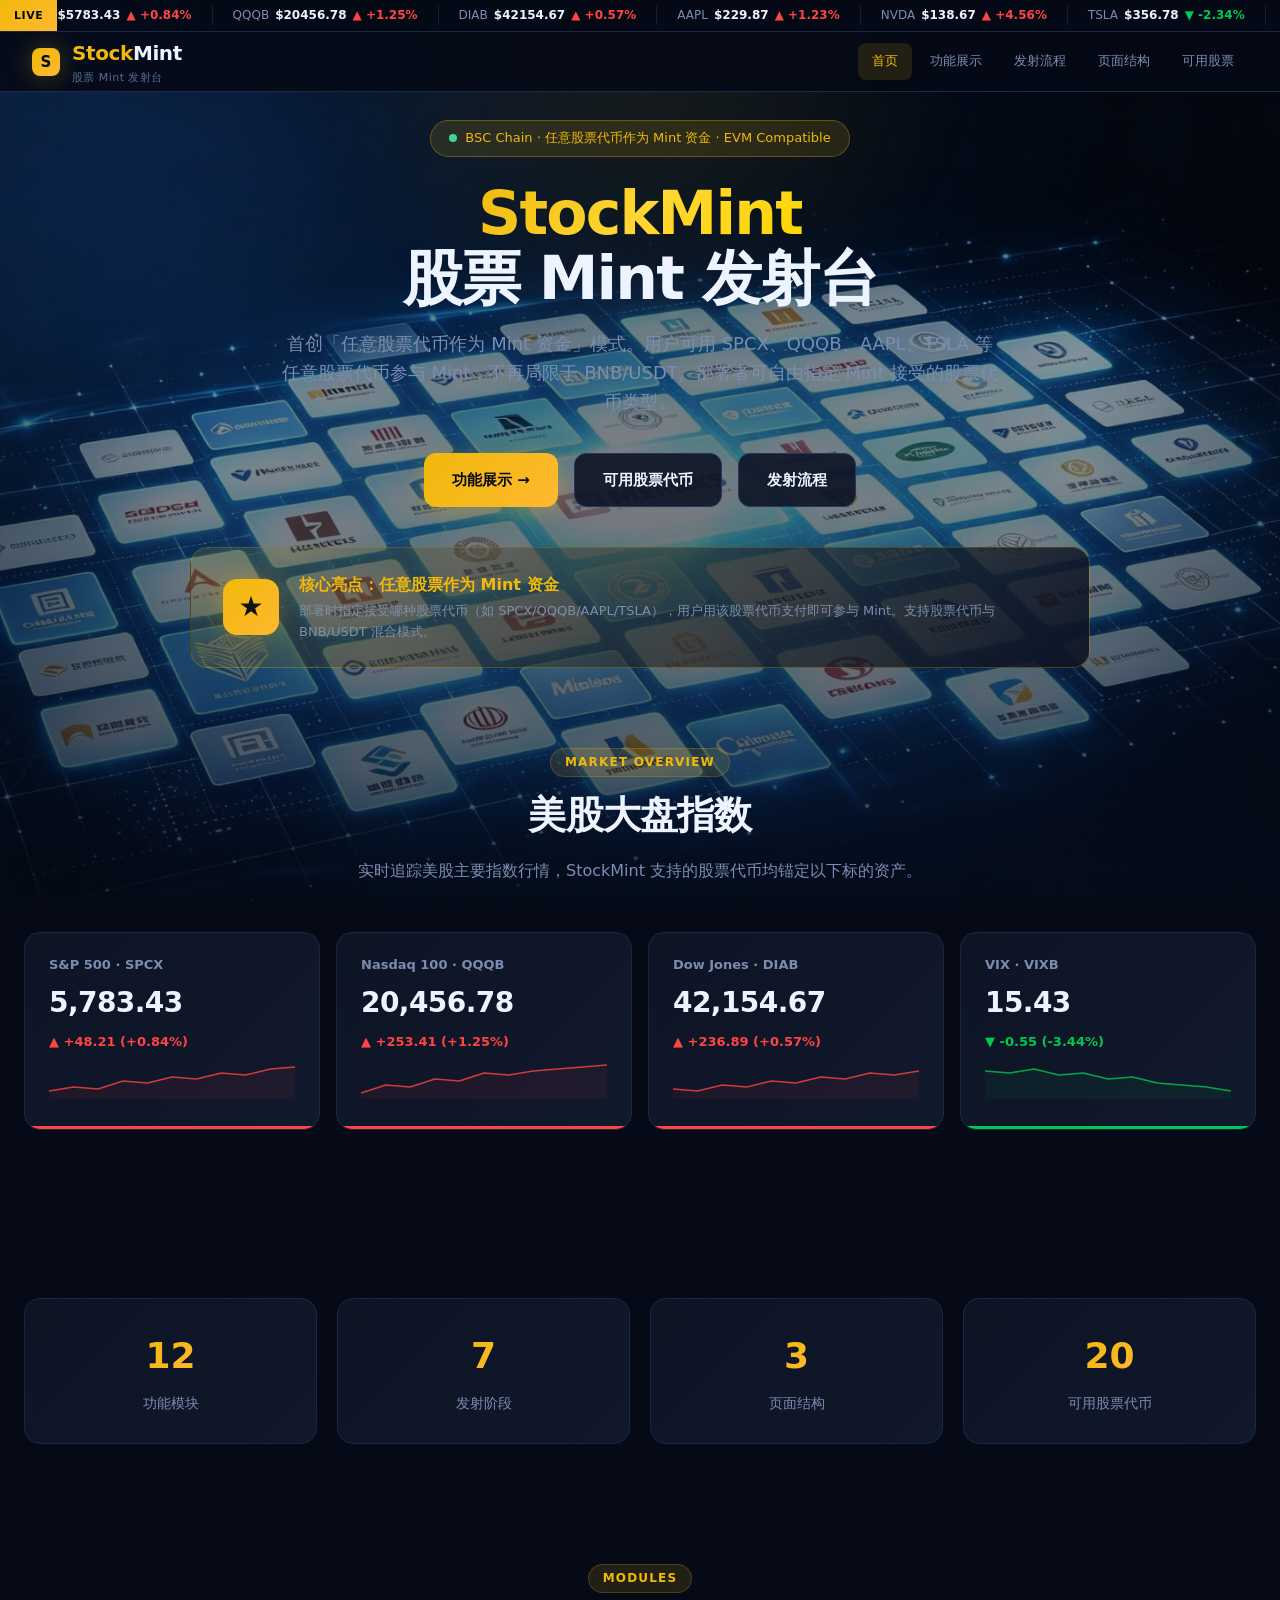
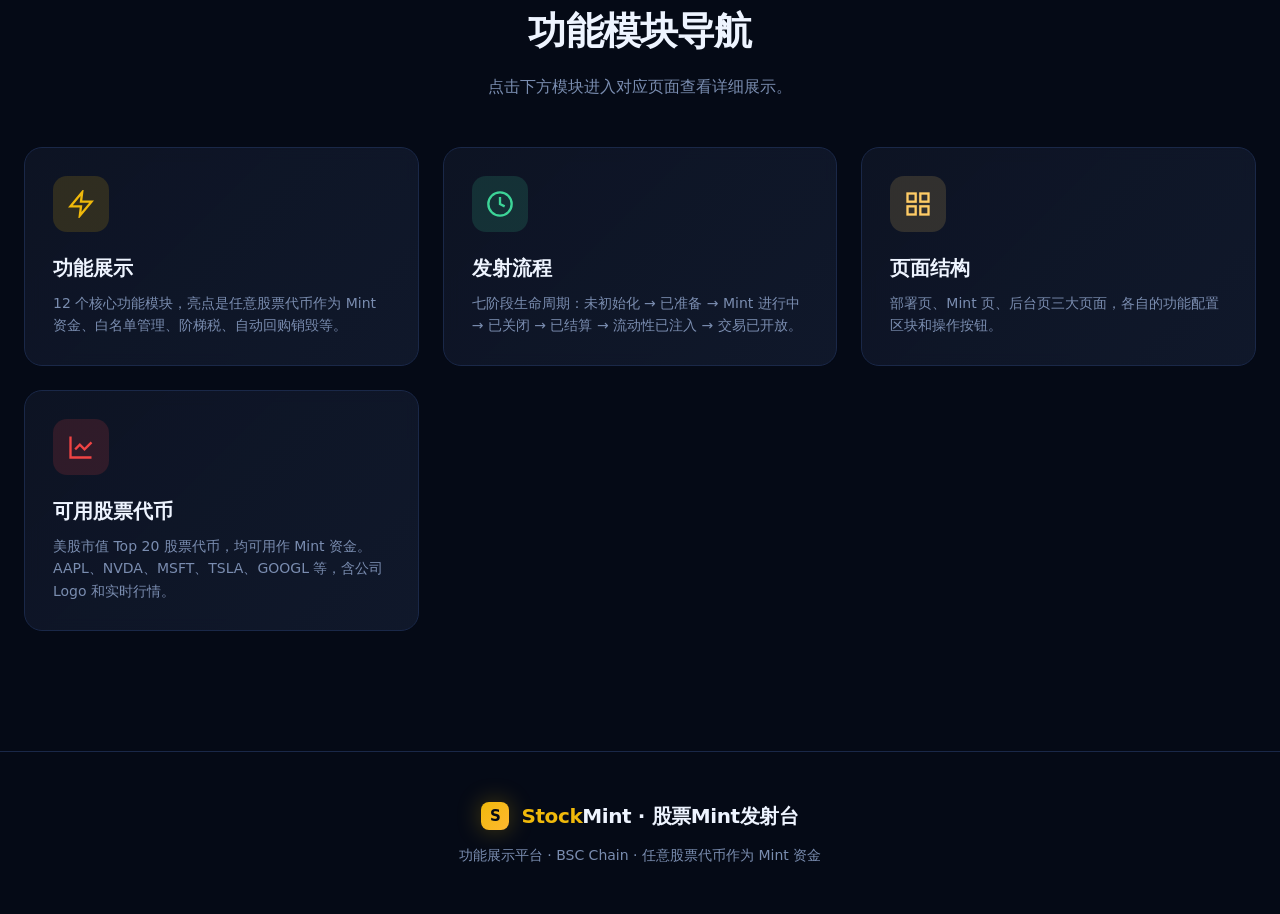
<file: index.html>
<!doctype html>
<html lang="zh-CN">
<head>
  <meta charset="utf-8" />
  <meta name="viewport" content="width=device-width, initial-scale=1" />
  <title>StockMint · 股票Mint发射台</title>
  <link rel="stylesheet" href="styles.css" />
</head>
<body>

<!-- Stock Ticker Tape -->
<div class="ticker-wrap">
  <div class="ticker-label">LIVE</div>
  <div class="ticker-track" id="tickerTrack"></div>
</div>

<nav class="topnav">
  <div class="nav-brand">
    <div class="nav-mark">S</div>
    <div>
      <div class="nav-title"><span class="gold">Stock</span>Mint</div>
      <div class="nav-sub">股票 Mint 发射台</div>
    </div>
  </div>
  <button class="nav-toggle" onclick="document.querySelector('.nav-links').classList.toggle('open')">☰</button>
  <div class="nav-links">
    <a href="index.html" class="active">首页</a>
    <a href="features.html">功能展示</a>
    <a href="lifecycle.html">发射流程</a>
    <a href="pages.html">页面结构</a>
    <a href="stocks.html">可用股票</a>
  </div>
</nav>

<section class="hero">
  <div class="container">
    <div class="hero-badge"><span class="dot"></span> BSC Chain · 任意股票代币作为 Mint 资金 · EVM Compatible</div>
    <h1><span class="grad">StockMint</span><br/>股票 Mint 发射台</h1>
    <p>首创「任意股票代币作为 Mint 资金」模式。用户可用 SPCX、QQQB、AAPL、TSLA 等任意股票代币参与 Mint，不再局限于 BNB/USDT。部署者可自由指定 Mint 接受的股票代币类型。</p>
    <div class="hero-cta">
      <a href="features.html" class="btn btn-primary">功能展示 →</a>
      <a href="stocks.html" class="btn btn-ghost">可用股票代币</a>
      <a href="lifecycle.html" class="btn btn-ghost">发射流程</a>
    </div>
    <div class="hero-highlight">
      <div class="hl-icon">★</div>
      <div class="hl-text">
        <div class="hl-title">核心亮点：任意股票作为 Mint 资金</div>
        <div class="hl-desc">部署时指定接受哪种股票代币（如 SPCX/QQQB/AAPL/TSLA），用户用该股票代币支付即可参与 Mint。支持股票代币与 BNB/USDT 混合模式。</div>
      </div>
    </div>
  </div>
</section>

<!-- Market Indices Dashboard -->
<section class="section" style="padding-top: 20px;">
  <div class="container">
    <div class="section-head">
      <div class="eyebrow">Market Overview</div>
      <h2 class="section-title">美股大盘指数</h2>
      <p class="section-desc">实时追踪美股主要指数行情，StockMint 支持的股票代币均锚定以下标的资产。</p>
    </div>
    <div class="market-dash">
      <div class="index-card up">
        <div class="idx-name">S&P 500 · SPCX</div>
        <div class="idx-val">5,783.43</div>
        <div class="idx-chg up">▲ +48.21 (+0.84%)</div>
        <svg class="idx-spark" width="100%" height="36" viewBox="0 0 200 36" preserveAspectRatio="none">
          <polyline fill="none" stroke="#ff4444" stroke-width="1.5" points="0,28 20,24 40,26 60,18 80,20 100,14 120,16 140,10 160,12 180,6 200,4"/>
          <polygon fill="rgba(255,68,68,0.08)" stroke="none" points="0,28 20,24 40,26 60,18 80,20 100,14 120,16 140,10 160,12 180,6 200,4 200,36 0,36"/>
        </svg>
        <div class="idx-bar" style="width:100%;"></div>
      </div>
      <div class="index-card up">
        <div class="idx-name">Nasdaq 100 · QQQB</div>
        <div class="idx-val">20,456.78</div>
        <div class="idx-chg up">▲ +253.41 (+1.25%)</div>
        <svg class="idx-spark" width="100%" height="36" viewBox="0 0 200 36" preserveAspectRatio="none">
          <polyline fill="none" stroke="#ff4444" stroke-width="1.5" points="0,30 20,22 40,24 60,16 80,18 100,10 120,12 140,8 160,6 180,4 200,2"/>
          <polygon fill="rgba(255,68,68,0.08)" stroke="none" points="0,30 20,22 40,24 60,16 80,18 100,10 120,12 140,8 160,6 180,4 200,2 200,36 0,36"/>
        </svg>
        <div class="idx-bar" style="width:100%;"></div>
      </div>
      <div class="index-card up">
        <div class="idx-name">Dow Jones · DIAB</div>
        <div class="idx-val">42,154.67</div>
        <div class="idx-chg up">▲ +236.89 (+0.57%)</div>
        <svg class="idx-spark" width="100%" height="36" viewBox="0 0 200 36" preserveAspectRatio="none">
          <polyline fill="none" stroke="#ff4444" stroke-width="1.5" points="0,26 20,28 40,22 60,24 80,18 100,20 120,14 140,16 160,10 180,12 200,8"/>
          <polygon fill="rgba(255,68,68,0.08)" stroke="none" points="0,26 20,28 40,22 60,24 80,18 100,20 120,14 140,16 160,10 180,12 200,8 200,36 0,36"/>
        </svg>
        <div class="idx-bar" style="width:100%;"></div>
      </div>
      <div class="index-card down">
        <div class="idx-name">VIX · VIXB</div>
        <div class="idx-val">15.43</div>
        <div class="idx-chg down">▼ -0.55 (-3.44%)</div>
        <svg class="idx-spark" width="100%" height="36" viewBox="0 0 200 36" preserveAspectRatio="none">
          <polyline fill="none" stroke="#00c853" stroke-width="1.5" points="0,8 20,10 40,6 60,12 80,10 100,16 120,14 140,20 160,22 180,24 200,28"/>
          <polygon fill="rgba(0,200,83,0.08)" stroke="none" points="0,8 20,10 40,6 60,12 80,10 100,16 120,14 140,20 160,22 180,24 200,28 200,36 0,36"/>
        </svg>
        <div class="idx-bar" style="width:100%;"></div>
      </div>
    </div>
  </div>
</section>

<!-- Stats -->
<section class="section" style="padding-top: 0;">
  <div class="container">
    <div class="stats-bar">
      <a href="features.html" style="text-decoration:none;">
        <div class="stat-card">
          <div class="stat-value"><span class="grad">12</span></div>
          <div class="stat-label">功能模块</div>
        </div>
      </a>
      <a href="lifecycle.html" style="text-decoration:none;">
        <div class="stat-card">
          <div class="stat-value"><span class="grad">7</span></div>
          <div class="stat-label">发射阶段</div>
        </div>
      </a>
      <a href="pages.html" style="text-decoration:none;">
        <div class="stat-card">
          <div class="stat-value"><span class="grad">3</span></div>
          <div class="stat-label">页面结构</div>
        </div>
      </a>
      <a href="stocks.html" style="text-decoration:none;">
        <div class="stat-card">
          <div class="stat-value"><span class="grad">20</span></div>
          <div class="stat-label">可用股票代币</div>
        </div>
      </a>
    </div>
  </div>
</section>

<!-- Module navigation -->
<section class="section" style="padding-top: 0;">
  <div class="container">
    <div class="section-head">
      <div class="eyebrow">Modules</div>
      <h2 class="section-title">功能模块导航</h2>
      <p class="section-desc">点击下方模块进入对应页面查看详细展示。</p>
    </div>
    <div class="arch-grid">
      <a href="features.html" style="text-decoration:none;color:inherit;">
        <div class="arch-card">
          <div class="arch-icon" style="background: rgba(240,185,11,0.15);">
            <svg width="28" height="28" viewBox="0 0 24 24" fill="none" stroke="#f0b90b" stroke-width="2"><polygon points="13 2 3 14 12 14 11 22 21 10 12 10 13 2"/></svg>
          </div>
          <h3>功能展示</h3>
          <p>12 个核心功能模块，亮点是任意股票代币作为 Mint 资金、白名单管理、阶梯税、自动回购销毁等。</p>
        </div>
      </a>
      <a href="lifecycle.html" style="text-decoration:none;color:inherit;">
        <div class="arch-card">
          <div class="arch-icon" style="background: rgba(61,213,152,0.15);">
            <svg width="28" height="28" viewBox="0 0 24 24" fill="none" stroke="#3dd598" stroke-width="2"><circle cx="12" cy="12" r="10"/><polyline points="12 6 12 12 16 14"/></svg>
          </div>
          <h3>发射流程</h3>
          <p>七阶段生命周期：未初始化 → 已准备 → Mint 进行中 → 已关闭 → 已结算 → 流动性已注入 → 交易已开放。</p>
        </div>
      </a>
      <a href="pages.html" style="text-decoration:none;color:inherit;">
        <div class="arch-card">
          <div class="arch-icon" style="background: rgba(255,204,102,0.15);">
            <svg width="28" height="28" viewBox="0 0 24 24" fill="none" stroke="#ffcc66" stroke-width="2"><rect x="3" y="3" width="7" height="7"/><rect x="14" y="3" width="7" height="7"/><rect x="3" y="14" width="7" height="7"/><rect x="14" y="14" width="7" height="7"/></svg>
          </div>
          <h3>页面结构</h3>
          <p>部署页、Mint 页、后台页三大页面，各自的功能配置区块和操作按钮。</p>
        </div>
      </a>
      <a href="stocks.html" style="text-decoration:none;color:inherit;">
        <div class="arch-card">
          <div class="arch-icon" style="background: rgba(239,68,68,0.15);">
            <svg width="28" height="28" viewBox="0 0 24 24" fill="none" stroke="#ef4444" stroke-width="2"><path d="M3 3v18h18"/><path d="M7 14l4-4 4 4 6-6"/></svg>
          </div>
          <h3>可用股票代币</h3>
          <p>美股市值 Top 20 股票代币，均可用作 Mint 资金。AAPL、NVDA、MSFT、TSLA、GOOGL 等，含公司 Logo 和实时行情。</p>
        </div>
      </a>
    </div>
  </div>
</section>

<footer class="footer">
  <div class="container">
    <div class="nav-brand" style="justify-content:center; margin-bottom:12px;">
      <div class="nav-mark">S</div>
      <div class="nav-title"><span class="gold">Stock</span>Mint · 股票Mint发射台</div>
    </div>
    <p>功能展示平台 · BSC Chain · 任意股票代币作为 Mint 资金</p>
  </div>
</footer>

<script>
// Ticker data
const tickerStocks = [
  { sym: "SPCX", price: "5783.43", change: "+0.84%", up: true },
  { sym: "QQQB", price: "20456.78", change: "+1.25%", up: true },
  { sym: "DIAB", price: "42154.67", change: "+0.57%", up: true },
  { sym: "AAPL", price: "229.87", change: "+1.23%", up: true },
  { sym: "NVDA", price: "138.67", change: "+4.56%", up: true },
  { sym: "TSLA", price: "356.78", change: "-2.34%", up: false },
  { sym: "MSFT", price: "423.45", change: "+0.89%", up: true },
  { sym: "GOOGL", price: "178.34", change: "+1.56%", up: true },
  { sym: "AMZN", price: "186.45", change: "+2.34%", up: true },
  { sym: "META", price: "567.89", change: "+3.12%", up: true },
  { sym: "GLDB", price: "245.67", change: "+2.34%", up: true },
  { sym: "IBIT", price: "52.34", change: "+3.67%", up: true },
  { sym: "VIXB", price: "15.43", change: "-3.44%", up: false },
  { sym: "JPM", price: "234.56", change: "+1.12%", up: true },
  { sym: "LLY", price: "789.45", change: "+3.45%", up: true },
  { sym: "AMD", price: "134.56", change: "+3.45%", up: true },
  { sym: "PLTR", price: "67.89", change: "+5.67%", up: true },
  { sym: "COIN", price: "289.45", change: "+4.56%", up: true },
];

function renderTicker() {
  const track = document.getElementById("tickerTrack");
  // Duplicate for seamless loop
  const items = [...tickerStocks, ...tickerStocks].map(s => {
    const cls = s.up ? "up" : "down";
    const arrow = s.up ? "▲" : "▼";
    return `<div class="ticker-item"><span class="ts">${s.sym}</span><span class="tp">$${s.price}</span><span class="tc ${cls}">${arrow} ${s.change}</span></div>`;
  }).join("");
  track.innerHTML = items;
}
renderTicker();
</script>

</body>
</html>
</file>
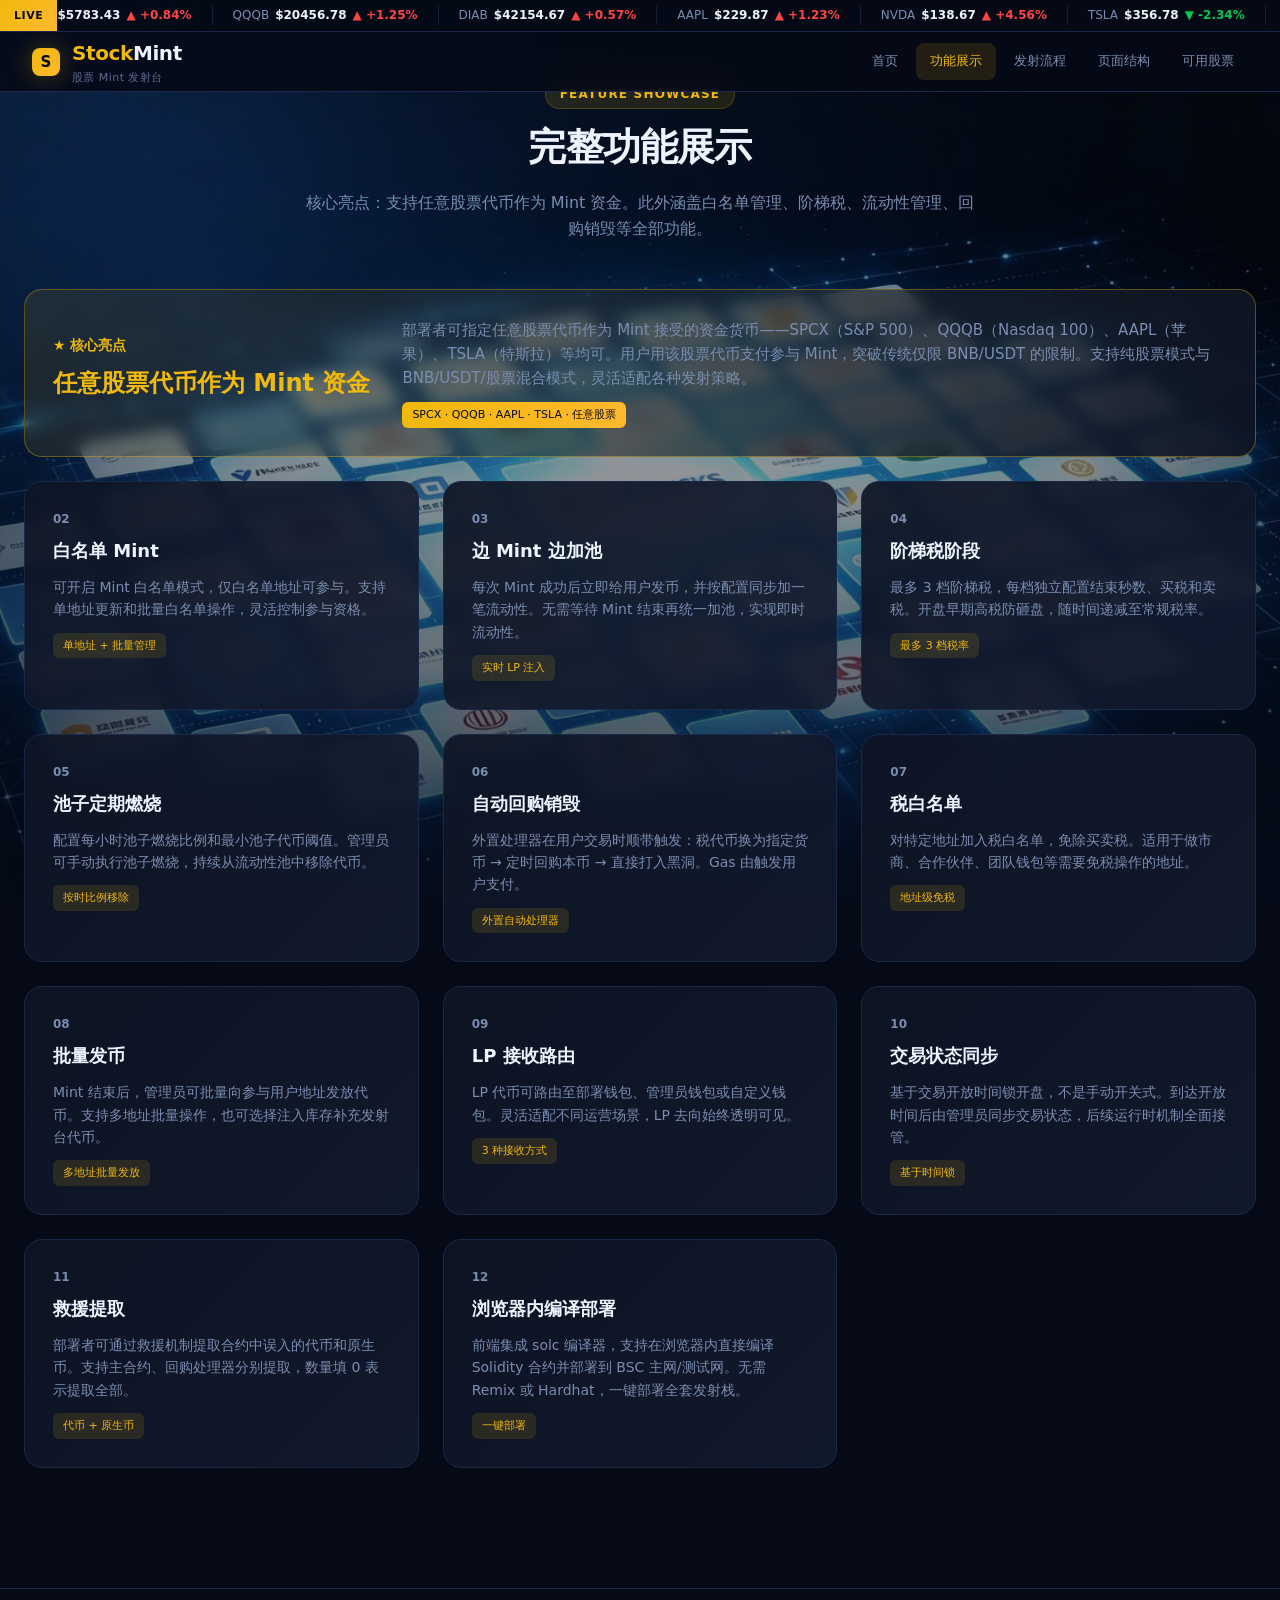
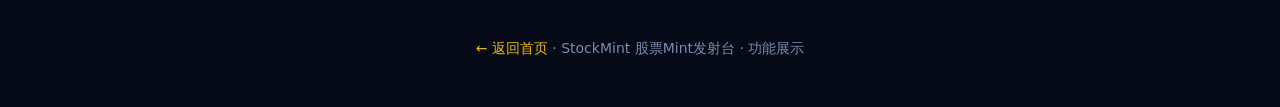
<file: features.html>
<!doctype html>
<html lang="zh-CN">
<head>
  <meta charset="utf-8" />
  <meta name="viewport" content="width=device-width, initial-scale=1" />
  <title>功能展示 · StockMint</title>
  <link rel="stylesheet" href="styles.css" />
</head>
<body>

<!-- Stock Ticker Tape -->
<div class="ticker-wrap">
  <div class="ticker-label">LIVE</div>
  <div class="ticker-track" id="tickerTrack"></div>
</div>

<nav class="topnav">
  <div class="nav-brand">
    <div class="nav-mark">S</div>
    <div><div class="nav-title"><span class="gold">Stock</span>Mint</div><div class="nav-sub">股票 Mint 发射台</div></div>
  </div>
  <button class="nav-toggle" onclick="document.querySelector('.nav-links').classList.toggle('open')">☰</button>
  <div class="nav-links">
    <a href="index.html">首页</a>
    <a href="features.html" class="active">功能展示</a>
    <a href="lifecycle.html">发射流程</a>
    <a href="pages.html">页面结构</a>
    <a href="stocks.html">可用股票</a>
  </div>
</nav>

<section class="section page-wrap">
  <div class="container">
    <div class="section-head">
      <div class="eyebrow">Feature Showcase</div>
      <h2 class="section-title">完整功能展示</h2>
      <p class="section-desc">核心亮点：支持任意股票代币作为 Mint 资金。此外涵盖白名单管理、阶梯税、流动性管理、回购销毁等全部功能。</p>
    </div>
    <div class="features-grid">

      <!-- Highlight feature -->
      <div class="feature-card highlight">
        <div style="flex-shrink:0;">
          <div class="feature-num">★ 核心亮点</div>
          <h3>任意股票代币作为 Mint 资金</h3>
        </div>
        <div style="flex:1;">
          <p>部署者可指定任意股票代币作为 Mint 接受的资金货币——SPCX（S&P 500）、QQQB（Nasdaq 100）、AAPL（苹果）、TSLA（特斯拉）等均可。用户用该股票代币支付参与 Mint，突破传统仅限 BNB/USDT 的限制。支持纯股票模式与 BNB/USDT/股票混合模式，灵活适配各种发射策略。</p>
          <span class="feature-tag">SPCX · QQQB · AAPL · TSLA · 任意股票</span>
        </div>
      </div>

      <div class="feature-card">
        <div class="feature-num">02</div>
        <h3>白名单 Mint</h3>
        <p>可开启 Mint 白名单模式，仅白名单地址可参与。支持单地址更新和批量白名单操作，灵活控制参与资格。</p>
        <span class="feature-tag">单地址 + 批量管理</span>
      </div>
      <div class="feature-card">
        <div class="feature-num">03</div>
        <h3>边 Mint 边加池</h3>
        <p>每次 Mint 成功后立即给用户发币，并按配置同步加一笔流动性。无需等待 Mint 结束再统一加池，实现即时流动性。</p>
        <span class="feature-tag">实时 LP 注入</span>
      </div>
      <div class="feature-card">
        <div class="feature-num">04</div>
        <h3>阶梯税阶段</h3>
        <p>最多 3 档阶梯税，每档独立配置结束秒数、买税和卖税。开盘早期高税防砸盘，随时间递减至常规税率。</p>
        <span class="feature-tag">最多 3 档税率</span>
      </div>
      <div class="feature-card">
        <div class="feature-num">05</div>
        <h3>池子定期燃烧</h3>
        <p>配置每小时池子燃烧比例和最小池子代币阈值。管理员可手动执行池子燃烧，持续从流动性池中移除代币。</p>
        <span class="feature-tag">按时比例移除</span>
      </div>
      <div class="feature-card">
        <div class="feature-num">06</div>
        <h3>自动回购销毁</h3>
        <p>外置处理器在用户交易时顺带触发：税代币换为指定货币 → 定时回购本币 → 直接打入黑洞。Gas 由触发用户支付。</p>
        <span class="feature-tag">外置自动处理器</span>
      </div>
      <div class="feature-card">
        <div class="feature-num">07</div>
        <h3>税白名单</h3>
        <p>对特定地址加入税白名单，免除买卖税。适用于做市商、合作伙伴、团队钱包等需要免税操作的地址。</p>
        <span class="feature-tag">地址级免税</span>
      </div>
      <div class="feature-card">
        <div class="feature-num">08</div>
        <h3>批量发币</h3>
        <p>Mint 结束后，管理员可批量向参与用户地址发放代币。支持多地址批量操作，也可选择注入库存补充发射台代币。</p>
        <span class="feature-tag">多地址批量发放</span>
      </div>
      <div class="feature-card">
        <div class="feature-num">09</div>
        <h3>LP 接收路由</h3>
        <p>LP 代币可路由至部署钱包、管理员钱包或自定义钱包。灵活适配不同运营场景，LP 去向始终透明可见。</p>
        <span class="feature-tag">3 种接收方式</span>
      </div>
      <div class="feature-card">
        <div class="feature-num">10</div>
        <h3>交易状态同步</h3>
        <p>基于交易开放时间锁开盘，不是手动开关式。到达开放时间后由管理员同步交易状态，后续运行时机制全面接管。</p>
        <span class="feature-tag">基于时间锁</span>
      </div>
      <div class="feature-card">
        <div class="feature-num">11</div>
        <h3>救援提取</h3>
        <p>部署者可通过救援机制提取合约中误入的代币和原生币。支持主合约、回购处理器分别提取，数量填 0 表示提取全部。</p>
        <span class="feature-tag">代币 + 原生币</span>
      </div>
      <div class="feature-card">
        <div class="feature-num">12</div>
        <h3>浏览器内编译部署</h3>
        <p>前端集成 solc 编译器，支持在浏览器内直接编译 Solidity 合约并部署到 BSC 主网/测试网。无需 Remix 或 Hardhat，一键部署全套发射栈。</p>
        <span class="feature-tag">一键部署</span>
      </div>
    </div>
  </div>
</section>

<footer class="footer">
  <div class="container">
    <p><a href="index.html">← 返回首页</a> · StockMint 股票Mint发射台 · 功能展示</p>
  </div>
</footer>

<script>
const tickerStocks = [
  { sym: "SPCX", price: "5783.43", change: "+0.84%", up: true },
  { sym: "QQQB", price: "20456.78", change: "+1.25%", up: true },
  { sym: "DIAB", price: "42154.67", change: "+0.57%", up: true },
  { sym: "AAPL", price: "229.87", change: "+1.23%", up: true },
  { sym: "NVDA", price: "138.67", change: "+4.56%", up: true },
  { sym: "TSLA", price: "356.78", change: "-2.34%", up: false },
  { sym: "MSFT", price: "423.45", change: "+0.89%", up: true },
  { sym: "GOOGL", price: "178.34", change: "+1.56%", up: true },
  { sym: "AMZN", price: "186.45", change: "+2.34%", up: true },
  { sym: "META", price: "567.89", change: "+3.12%", up: true },
  { sym: "GLDB", price: "245.67", change: "+2.34%", up: true },
  { sym: "IBIT", price: "52.34", change: "+3.67%", up: true },
  { sym: "VIXB", price: "15.43", change: "-3.44%", up: false },
  { sym: "JPM", price: "234.56", change: "+1.12%", up: true },
  { sym: "LLY", price: "789.45", change: "+3.45%", up: true },
  { sym: "AMD", price: "134.56", change: "+3.45%", up: true },
  { sym: "PLTR", price: "67.89", change: "+5.67%", up: true },
  { sym: "COIN", price: "289.45", change: "+4.56%", up: true },
];
function renderTicker() {
  const track = document.getElementById("tickerTrack");
  const items = [...tickerStocks, ...tickerStocks].map(s => {
    const cls = s.up ? "up" : "down";
    const arrow = s.up ? "\u25B2" : "\u25BC";
    return `<div class="ticker-item"><span class="ts">${s.sym}</span><span class="tp">$${s.price}</span><span class="tc ${cls}">${arrow} ${s.change}</span></div>`;
  }).join("");
  track.innerHTML = items;
}
renderTicker();
</script>

</body>
</html>
</file>
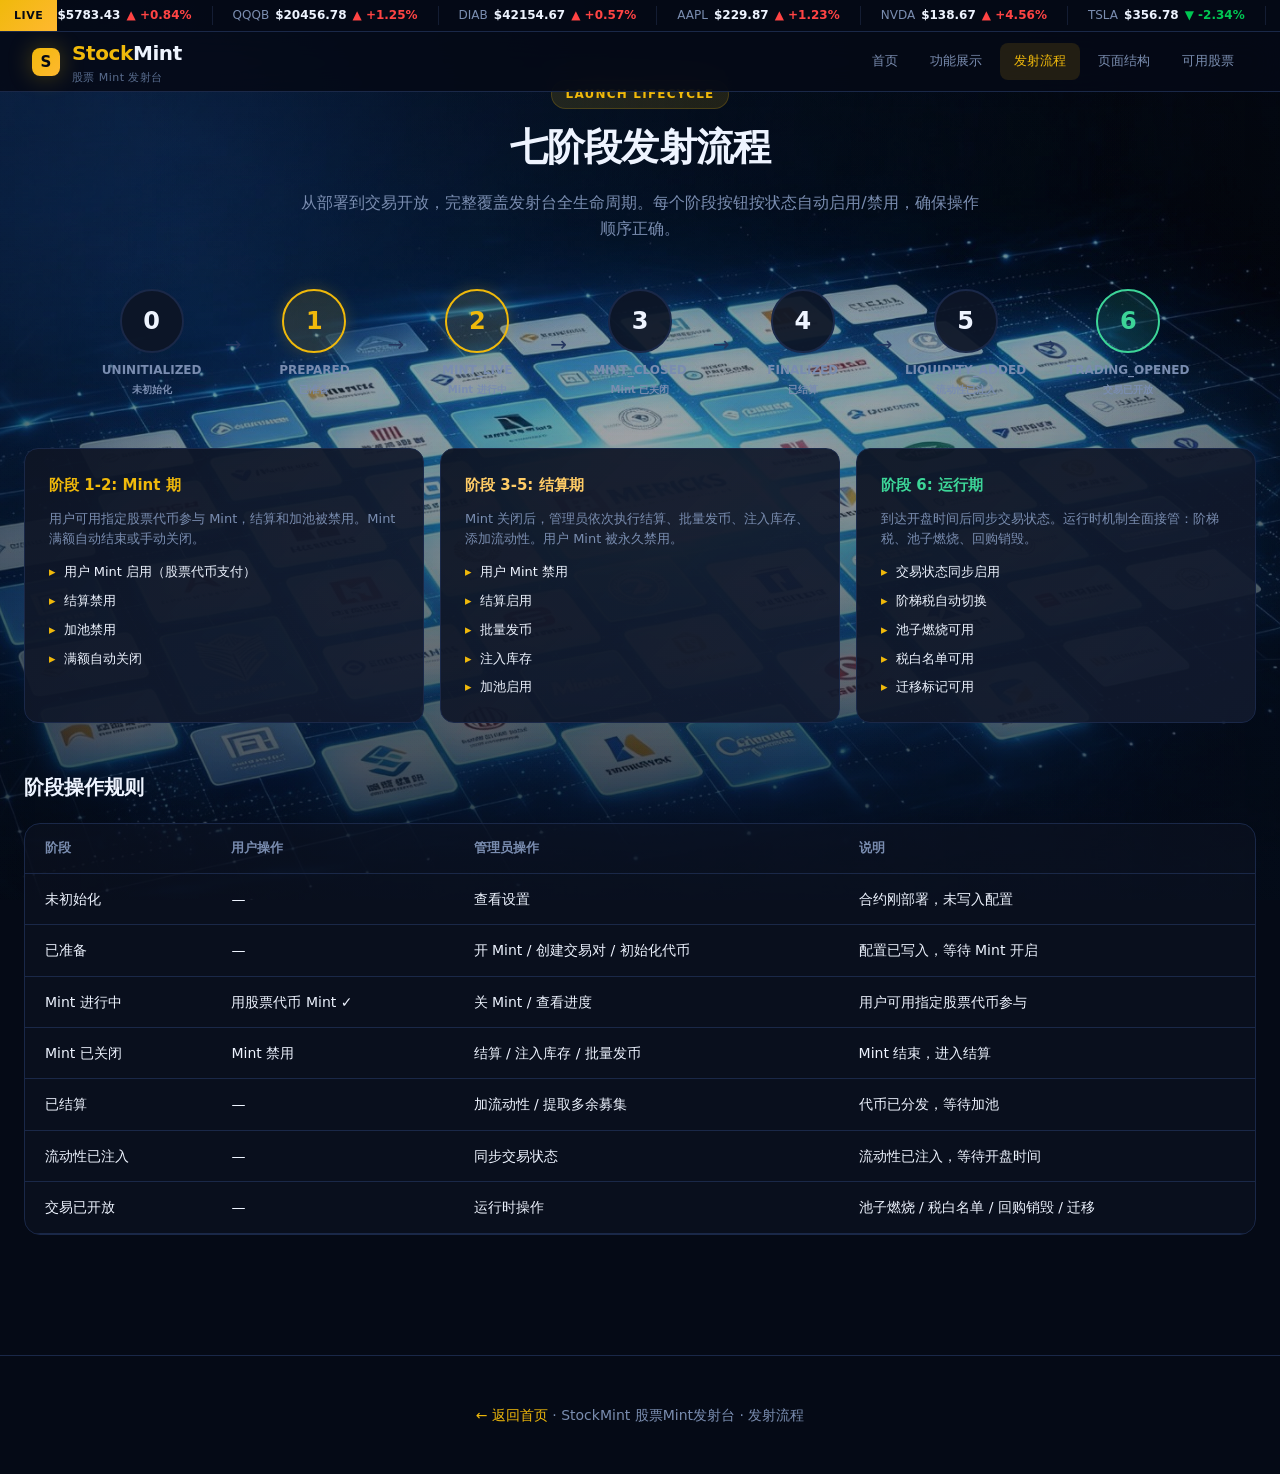
<file: lifecycle.html>
<!doctype html>
<html lang="zh-CN">
<head>
  <meta charset="utf-8" />
  <meta name="viewport" content="width=device-width, initial-scale=1" />
  <title>发射流程 · StockMint</title>
  <link rel="stylesheet" href="styles.css" />
</head>
<body>

<!-- Stock Ticker Tape -->
<div class="ticker-wrap">
  <div class="ticker-label">LIVE</div>
  <div class="ticker-track" id="tickerTrack"></div>
</div>

<nav class="topnav">
  <div class="nav-brand">
    <div class="nav-mark">S</div>
    <div><div class="nav-title"><span class="gold">Stock</span>Mint</div><div class="nav-sub">股票 Mint 发射台</div></div>
  </div>
  <button class="nav-toggle" onclick="document.querySelector('.nav-links').classList.toggle('open')">☰</button>
  <div class="nav-links">
    <a href="index.html">首页</a>
    <a href="features.html">功能展示</a>
    <a href="lifecycle.html" class="active">发射流程</a>
    <a href="pages.html">页面结构</a>
    <a href="stocks.html">可用股票</a>
  </div>
</nav>

<section class="section page-wrap">
  <div class="container">
    <div class="section-head">
      <div class="eyebrow">Launch Lifecycle</div>
      <h2 class="section-title">七阶段发射流程</h2>
      <p class="section-desc">从部署到交易开放，完整覆盖发射台全生命周期。每个阶段按钮按状态自动启用/禁用，确保操作顺序正确。</p>
    </div>

    <div class="lifecycle">
      <div class="phase">
        <div class="phase-circle">0</div>
        <div class="phase-label">UNINITIALIZED<br/><span style="color:var(--muted);font-size:10px">未初始化</span></div>
      </div>
      <div class="phase-arrow">→</div>
      <div class="phase">
        <div class="phase-circle active">1</div>
        <div class="phase-label">PREPARED<br/><span style="color:var(--muted);font-size:10px">已准备</span></div>
      </div>
      <div class="phase-arrow">→</div>
      <div class="phase">
        <div class="phase-circle active">2</div>
        <div class="phase-label">MINT_LIVE<br/><span style="color:var(--muted);font-size:10px">Mint 进行中</span></div>
      </div>
      <div class="phase-arrow">→</div>
      <div class="phase">
        <div class="phase-circle">3</div>
        <div class="phase-label">MINT_CLOSED<br/><span style="color:var(--muted);font-size:10px">Mint 已关闭</span></div>
      </div>
      <div class="phase-arrow">→</div>
      <div class="phase">
        <div class="phase-circle">4</div>
        <div class="phase-label">FINALIZED<br/><span style="color:var(--muted);font-size:10px">已结算</span></div>
      </div>
      <div class="phase-arrow">→</div>
      <div class="phase">
        <div class="phase-circle">5</div>
        <div class="phase-label">LIQUIDITY_ADDED<br/><span style="color:var(--muted);font-size:10px">流动性已注入</span></div>
      </div>
      <div class="phase-arrow">→</div>
      <div class="phase">
        <div class="phase-circle done">6</div>
        <div class="phase-label">TRADING_OPENED<br/><span style="color:var(--muted);font-size:10px">交易已开放</span></div>
      </div>
    </div>

    <div style="margin-top:48px; display:grid; grid-template-columns:repeat(3,1fr); gap:16px;">
      <div style="padding:24px; border-radius:14px; background:linear-gradient(135deg,rgba(14,21,37,0.95),rgba(18,26,46,0.9)); border:1px solid var(--border);">
        <h4 style="font-size:15px; color:var(--accent); margin-bottom:12px;">阶段 1-2: Mint 期</h4>
        <p style="color:var(--muted); font-size:13px;">用户可用指定股票代币参与 Mint，结算和加池被禁用。Mint 满额自动结束或手动关闭。</p>
        <ul class="arch-features" style="margin-top:12px;">
          <li>用户 Mint 启用（股票代币支付）</li>
          <li>结算禁用</li>
          <li>加池禁用</li>
          <li>满额自动关闭</li>
        </ul>
      </div>
      <div style="padding:24px; border-radius:14px; background:linear-gradient(135deg,rgba(14,21,37,0.95),rgba(18,26,46,0.9)); border:1px solid var(--border);">
        <h4 style="font-size:15px; color:var(--warning); margin-bottom:12px;">阶段 3-5: 结算期</h4>
        <p style="color:var(--muted); font-size:13px;">Mint 关闭后，管理员依次执行结算、批量发币、注入库存、添加流动性。用户 Mint 被永久禁用。</p>
        <ul class="arch-features" style="margin-top:12px;">
          <li>用户 Mint 禁用</li>
          <li>结算启用</li>
          <li>批量发币</li>
          <li>注入库存</li>
          <li>加池启用</li>
        </ul>
      </div>
      <div style="padding:24px; border-radius:14px; background:linear-gradient(135deg,rgba(14,21,37,0.95),rgba(18,26,46,0.9)); border:1px solid var(--border);">
        <h4 style="font-size:15px; color:var(--success); margin-bottom:12px;">阶段 6: 运行期</h4>
        <p style="color:var(--muted); font-size:13px;">到达开盘时间后同步交易状态。运行时机制全面接管：阶梯税、池子燃烧、回购销毁。</p>
        <ul class="arch-features" style="margin-top:12px;">
          <li>交易状态同步启用</li>
          <li>阶梯税自动切换</li>
          <li>池子燃烧可用</li>
          <li>税白名单可用</li>
          <li>迁移标记可用</li>
        </ul>
      </div>
    </div>

    <div style="margin-top:48px;">
      <h3 style="font-size:20px; margin-bottom:20px;">阶段操作规则</h3>
      <div class="spec-wrap">
        <table class="spec-table">
          <thead><tr><th>阶段</th><th>用户操作</th><th>管理员操作</th><th>说明</th></tr></thead>
          <tbody>
            <tr><td>未初始化</td><td>—</td><td>查看设置</td><td>合约刚部署，未写入配置</td></tr>
            <tr><td>已准备</td><td>—</td><td>开 Mint / 创建交易对 / 初始化代币</td><td>配置已写入，等待 Mint 开启</td></tr>
            <tr><td>Mint 进行中</td><td>用股票代币 Mint ✓</td><td>关 Mint / 查看进度</td><td>用户可用指定股票代币参与</td></tr>
            <tr><td>Mint 已关闭</td><td>Mint 禁用</td><td>结算 / 注入库存 / 批量发币</td><td>Mint 结束，进入结算</td></tr>
            <tr><td>已结算</td><td>—</td><td>加流动性 / 提取多余募集</td><td>代币已分发，等待加池</td></tr>
            <tr><td>流动性已注入</td><td>—</td><td>同步交易状态</td><td>流动性已注入，等待开盘时间</td></tr>
            <tr><td>交易已开放</td><td>—</td><td>运行时操作</td><td>池子燃烧 / 税白名单 / 回购销毁 / 迁移</td></tr>
          </tbody>
        </table>
      </div>
    </div>
  </div>
</section>

<footer class="footer">
  <div class="container">
    <p><a href="index.html">← 返回首页</a> · StockMint 股票Mint发射台 · 发射流程</p>
  </div>
</footer>

<script>
const tickerStocks = [
  { sym: "SPCX", price: "5783.43", change: "+0.84%", up: true },
  { sym: "QQQB", price: "20456.78", change: "+1.25%", up: true },
  { sym: "DIAB", price: "42154.67", change: "+0.57%", up: true },
  { sym: "AAPL", price: "229.87", change: "+1.23%", up: true },
  { sym: "NVDA", price: "138.67", change: "+4.56%", up: true },
  { sym: "TSLA", price: "356.78", change: "-2.34%", up: false },
  { sym: "MSFT", price: "423.45", change: "+0.89%", up: true },
  { sym: "GOOGL", price: "178.34", change: "+1.56%", up: true },
  { sym: "AMZN", price: "186.45", change: "+2.34%", up: true },
  { sym: "META", price: "567.89", change: "+3.12%", up: true },
  { sym: "GLDB", price: "245.67", change: "+2.34%", up: true },
  { sym: "IBIT", price: "52.34", change: "+3.67%", up: true },
  { sym: "VIXB", price: "15.43", change: "-3.44%", up: false },
  { sym: "JPM", price: "234.56", change: "+1.12%", up: true },
  { sym: "LLY", price: "789.45", change: "+3.45%", up: true },
  { sym: "AMD", price: "134.56", change: "+3.45%", up: true },
  { sym: "PLTR", price: "67.89", change: "+5.67%", up: true },
  { sym: "COIN", price: "289.45", change: "+4.56%", up: true },
];
function renderTicker() {
  const track = document.getElementById("tickerTrack");
  const items = [...tickerStocks, ...tickerStocks].map(s => {
    const cls = s.up ? "up" : "down";
    const arrow = s.up ? "\u25B2" : "\u25BC";
    return `<div class="ticker-item"><span class="ts">${s.sym}</span><span class="tp">$${s.price}</span><span class="tc ${cls}">${arrow} ${s.change}</span></div>`;
  }).join("");
  track.innerHTML = items;
}
renderTicker();
</script>

</body>
</html>
</file>
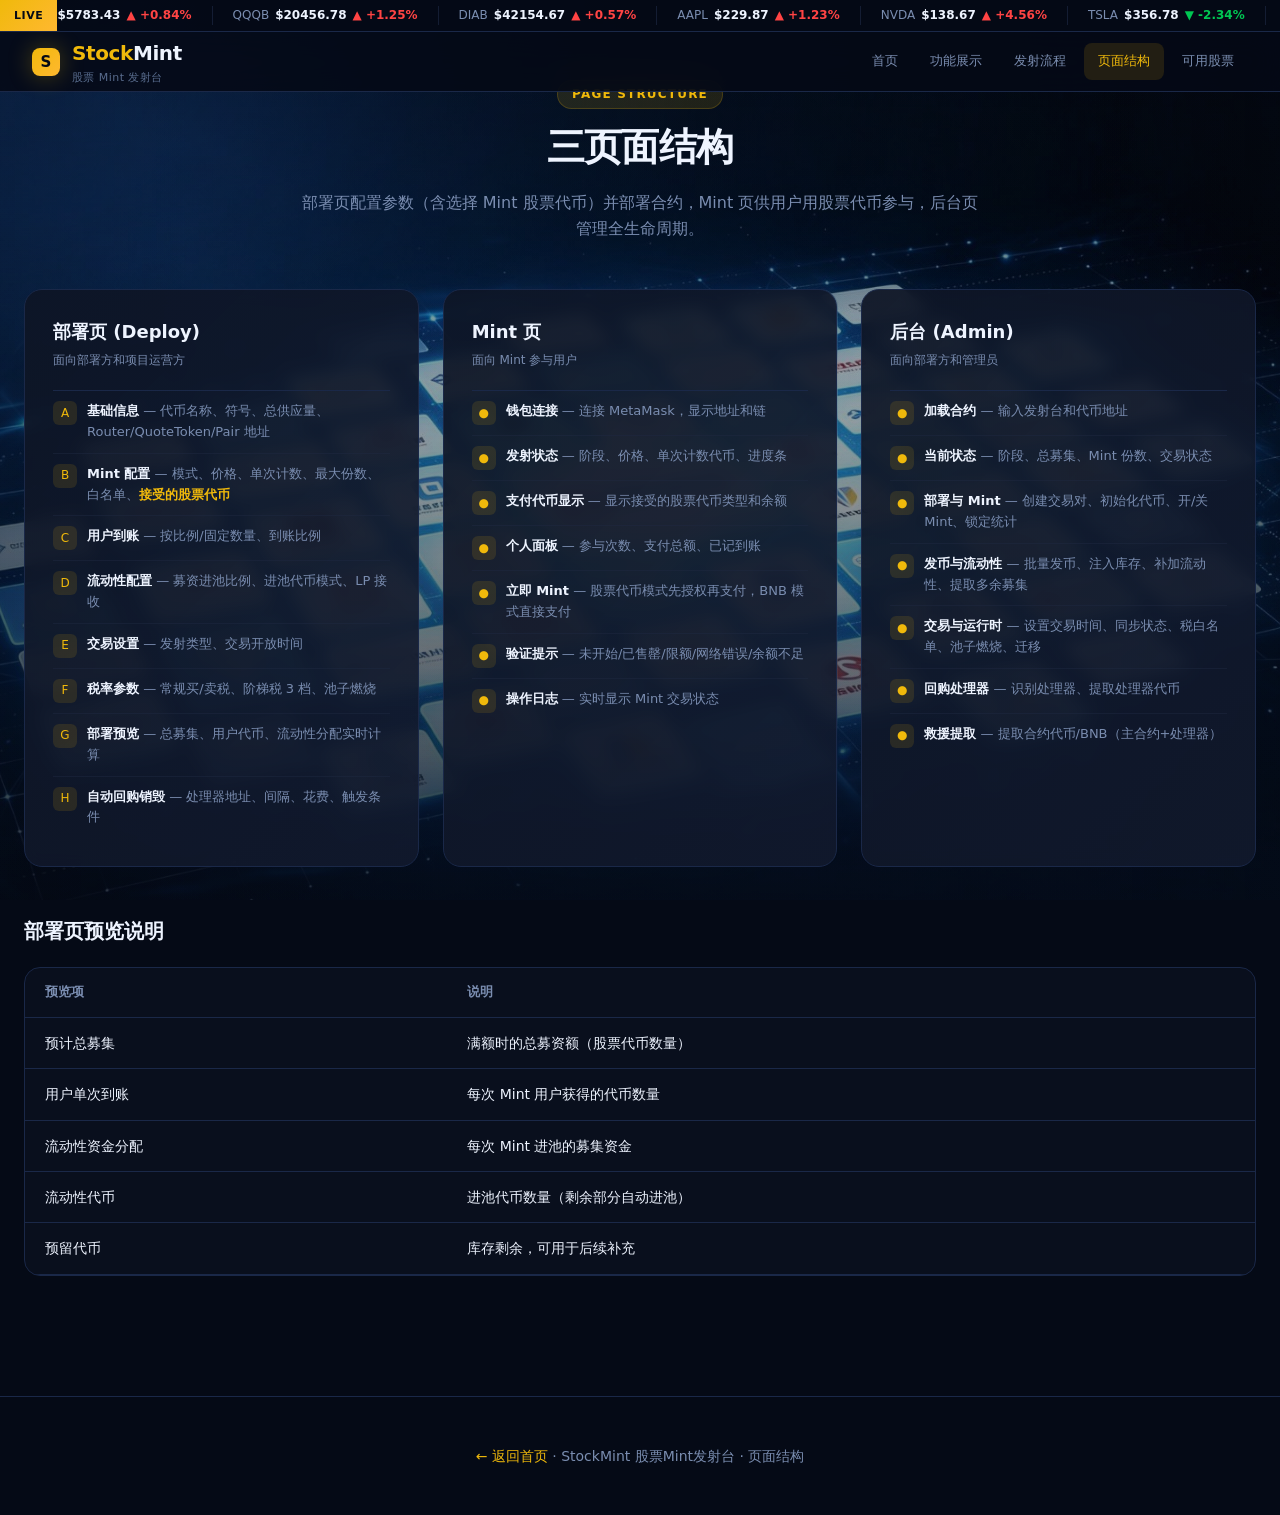
<file: pages.html>
<!doctype html>
<html lang="zh-CN">
<head>
  <meta charset="utf-8" />
  <meta name="viewport" content="width=device-width, initial-scale=1" />
  <title>页面结构 · StockMint</title>
  <link rel="stylesheet" href="styles.css" />
</head>
<body>

<!-- Stock Ticker Tape -->
<div class="ticker-wrap">
  <div class="ticker-label">LIVE</div>
  <div class="ticker-track" id="tickerTrack"></div>
</div>

<nav class="topnav">
  <div class="nav-brand">
    <div class="nav-mark">S</div>
    <div><div class="nav-title"><span class="gold">Stock</span>Mint</div><div class="nav-sub">股票 Mint 发射台</div></div>
  </div>
  <button class="nav-toggle" onclick="document.querySelector('.nav-links').classList.toggle('open')">☰</button>
  <div class="nav-links">
    <a href="index.html">首页</a>
    <a href="features.html">功能展示</a>
    <a href="lifecycle.html">发射流程</a>
    <a href="pages.html" class="active">页面结构</a>
    <a href="stocks.html">可用股票</a>
  </div>
</nav>

<section class="section page-wrap">
  <div class="container">
    <div class="section-head">
      <div class="eyebrow">Page Structure</div>
      <h2 class="section-title">三页面结构</h2>
      <p class="section-desc">部署页配置参数（含选择 Mint 股票代币）并部署合约，Mint 页供用户用股票代币参与，后台页管理全生命周期。</p>
    </div>
    <div class="pages-grid">
      <div class="page-preview">
        <div class="page-preview-header" style="padding:0 0 20px;">
          <h3>部署页 (Deploy)</h3>
          <p>面向部署方和项目运营方</p>
        </div>
        <div style="padding-top:0;">
          <div class="page-section-item"><div class="icon">A</div><div class="text"><strong>基础信息</strong> — 代币名称、符号、总供应量、Router/QuoteToken/Pair 地址</div></div>
          <div class="page-section-item"><div class="icon">B</div><div class="text"><strong>Mint 配置</strong> — 模式、价格、单次计数、最大份数、白名单、<strong style="color:var(--accent);">接受的股票代币</strong></div></div>
          <div class="page-section-item"><div class="icon">C</div><div class="text"><strong>用户到账</strong> — 按比例/固定数量、到账比例</div></div>
          <div class="page-section-item"><div class="icon">D</div><div class="text"><strong>流动性配置</strong> — 募资进池比例、进池代币模式、LP 接收</div></div>
          <div class="page-section-item"><div class="icon">E</div><div class="text"><strong>交易设置</strong> — 发射类型、交易开放时间</div></div>
          <div class="page-section-item"><div class="icon">F</div><div class="text"><strong>税率参数</strong> — 常规买/卖税、阶梯税 3 档、池子燃烧</div></div>
          <div class="page-section-item"><div class="icon">G</div><div class="text"><strong>部署预览</strong> — 总募集、用户代币、流动性分配实时计算</div></div>
          <div class="page-section-item"><div class="icon">H</div><div class="text"><strong>自动回购销毁</strong> — 处理器地址、间隔、花费、触发条件</div></div>
        </div>
      </div>

      <div class="page-preview">
        <div class="page-preview-header" style="padding:0 0 20px;">
          <h3>Mint 页</h3>
          <p>面向 Mint 参与用户</p>
        </div>
        <div style="padding-top:0;">
          <div class="page-section-item"><div class="icon">●</div><div class="text"><strong>钱包连接</strong> — 连接 MetaMask，显示地址和链</div></div>
          <div class="page-section-item"><div class="icon">●</div><div class="text"><strong>发射状态</strong> — 阶段、价格、单次计数代币、进度条</div></div>
          <div class="page-section-item"><div class="icon">●</div><div class="text"><strong>支付代币显示</strong> — 显示接受的股票代币类型和余额</div></div>
          <div class="page-section-item"><div class="icon">●</div><div class="text"><strong>个人面板</strong> — 参与次数、支付总额、已记到账</div></div>
          <div class="page-section-item"><div class="icon">●</div><div class="text"><strong>立即 Mint</strong> — 股票代币模式先授权再支付，BNB 模式直接支付</div></div>
          <div class="page-section-item"><div class="icon">●</div><div class="text"><strong>验证提示</strong> — 未开始/已售罄/限额/网络错误/余额不足</div></div>
          <div class="page-section-item"><div class="icon">●</div><div class="text"><strong>操作日志</strong> — 实时显示 Mint 交易状态</div></div>
        </div>
      </div>

      <div class="page-preview">
        <div class="page-preview-header" style="padding:0 0 20px;">
          <h3>后台 (Admin)</h3>
          <p>面向部署方和管理员</p>
        </div>
        <div style="padding-top:0;">
          <div class="page-section-item"><div class="icon">●</div><div class="text"><strong>加载合约</strong> — 输入发射台和代币地址</div></div>
          <div class="page-section-item"><div class="icon">●</div><div class="text"><strong>当前状态</strong> — 阶段、总募集、Mint 份数、交易状态</div></div>
          <div class="page-section-item"><div class="icon">●</div><div class="text"><strong>部署与 Mint</strong> — 创建交易对、初始化代币、开/关 Mint、锁定统计</div></div>
          <div class="page-section-item"><div class="icon">●</div><div class="text"><strong>发币与流动性</strong> — 批量发币、注入库存、补加流动性、提取多余募集</div></div>
          <div class="page-section-item"><div class="icon">●</div><div class="text"><strong>交易与运行时</strong> — 设置交易时间、同步状态、税白名单、池子燃烧、迁移</div></div>
          <div class="page-section-item"><div class="icon">●</div><div class="text"><strong>回购处理器</strong> — 识别处理器、提取处理器代币</div></div>
          <div class="page-section-item"><div class="icon">●</div><div class="text"><strong>救援提取</strong> — 提取合约代币/BNB（主合约+处理器）</div></div>
        </div>
      </div>
    </div>

    <div style="margin-top:48px;">
      <h3 style="font-size:20px; margin-bottom:20px;">部署页预览说明</h3>
      <div class="spec-wrap">
        <table class="spec-table">
          <thead><tr><th>预览项</th><th>说明</th></tr></thead>
          <tbody>
            <tr><td>预计总募集</td><td>满额时的总募资额（股票代币数量）</td></tr>
            <tr><td>用户单次到账</td><td>每次 Mint 用户获得的代币数量</td></tr>
            <tr><td>流动性资金分配</td><td>每次 Mint 进池的募集资金</td></tr>
            <tr><td>流动性代币</td><td>进池代币数量（剩余部分自动进池）</td></tr>
            <tr><td>预留代币</td><td>库存剩余，可用于后续补充</td></tr>
          </tbody>
        </table>
      </div>
    </div>
  </div>
</section>

<footer class="footer">
  <div class="container">
    <p><a href="index.html">← 返回首页</a> · StockMint 股票Mint发射台 · 页面结构</p>
  </div>
</footer>

<script>
const tickerStocks = [
  { sym: "SPCX", price: "5783.43", change: "+0.84%", up: true },
  { sym: "QQQB", price: "20456.78", change: "+1.25%", up: true },
  { sym: "DIAB", price: "42154.67", change: "+0.57%", up: true },
  { sym: "AAPL", price: "229.87", change: "+1.23%", up: true },
  { sym: "NVDA", price: "138.67", change: "+4.56%", up: true },
  { sym: "TSLA", price: "356.78", change: "-2.34%", up: false },
  { sym: "MSFT", price: "423.45", change: "+0.89%", up: true },
  { sym: "GOOGL", price: "178.34", change: "+1.56%", up: true },
  { sym: "AMZN", price: "186.45", change: "+2.34%", up: true },
  { sym: "META", price: "567.89", change: "+3.12%", up: true },
  { sym: "GLDB", price: "245.67", change: "+2.34%", up: true },
  { sym: "IBIT", price: "52.34", change: "+3.67%", up: true },
  { sym: "VIXB", price: "15.43", change: "-3.44%", up: false },
  { sym: "JPM", price: "234.56", change: "+1.12%", up: true },
  { sym: "LLY", price: "789.45", change: "+3.45%", up: true },
  { sym: "AMD", price: "134.56", change: "+3.45%", up: true },
  { sym: "PLTR", price: "67.89", change: "+5.67%", up: true },
  { sym: "COIN", price: "289.45", change: "+4.56%", up: true },
];
function renderTicker() {
  const track = document.getElementById("tickerTrack");
  const items = [...tickerStocks, ...tickerStocks].map(s => {
    const cls = s.up ? "up" : "down";
    const arrow = s.up ? "\u25B2" : "\u25BC";
    return `<div class="ticker-item"><span class="ts">${s.sym}</span><span class="tp">$${s.price}</span><span class="tc ${cls}">${arrow} ${s.change}</span></div>`;
  }).join("");
  track.innerHTML = items;
}
renderTicker();
</script>

</body>
</html>
</file>
<file: styles.css>
/* ============ StockMint Shared Styles ============ */
:root {
  --bg: #050a16;
  --bg2: #091225;
  --panel: #0c1425;
  --panel2: #0f182b;
  --border: #1a2848;
  --border2: #253760;
  --text: #eef4ff;
  --muted: #7a8db0;
  --muted2: #5a6d8e;
  --accent: #f0b90b;
  --accent2: #ffd633;
  --accent-strong: #ffb830;
  --accent-grad: linear-gradient(135deg, #f0b90b, #ffb830);
  --accent-soft: rgba(240,185,11,0.12);
  --accent-glow: 0 0 24px rgba(240,185,11,0.3);
  --up: #ff4444;
  --up-soft: rgba(255,68,68,0.12);
  --down: #00c853;
  --down-soft: rgba(0,200,83,0.12);
  --success: #3dd598;
  --warning: #ffcc66;
  --danger: #ff6b81;
  --gold: #ffd700;
  --cyan: #00d4ff;
  --cyan-soft: rgba(0,212,255,0.1);
  --purple: #a855f7;
  --blue: #4d8aff;
}
* { box-sizing: border-box; margin: 0; padding: 0; }
body {
  font-family: "SF Pro Display", "Segoe UI", system-ui, -apple-system, sans-serif;
  background:
    radial-gradient(ellipse 70% 50% at 50% 0%, rgba(5,10,22,0.55), transparent 60%),
    radial-gradient(ellipse 80% 60% at 50% 70%, rgba(5,10,22,0.35), transparent 55%),
    url("img/stock-bg.jpg") no-repeat center center / cover fixed,
    #050a16;
  color: var(--text);
  line-height: 1.6;
  overflow-x: hidden;
  min-height: 100vh;
}
a { color: var(--accent); text-decoration: none; }

/* Smooth blending overlay for content readability */
body::before {
  content: "";
  position: fixed; top: 0; left: 0; right: 0; bottom: 0;
  background:
    linear-gradient(180deg, rgba(5,10,22,0.62) 0%, rgba(5,10,22,0.28) 35%, rgba(5,10,22,0.58) 85%, rgba(5,10,22,0.72) 100%);
  pointer-events: none;
  z-index: 0;
}
body::after {
  content: "";
  position: fixed; top: 0; left: 0; right: 0; bottom: 0;
  background:
    radial-gradient(ellipse at 50% 40%, transparent 0%, rgba(5,10,22,0.22) 70%),
    linear-gradient(90deg, rgba(5,10,22,0.18) 0%, transparent 15%, transparent 85%, rgba(5,10,22,0.18) 100%);
  pointer-events: none;
  z-index: 0;
}

/* Stock ticker tape */
.ticker-wrap {
  position: fixed; top: 0; left: 0; right: 0; z-index: 101;
  height: 32px; background: rgba(5,10,22,0.97);
  border-bottom: 1px solid var(--border);
  overflow: hidden; display: flex; align-items: center;
}
.ticker-track {
  display: flex; gap: 0; white-space: nowrap;
  animation: tickerScroll 40s linear infinite;
}
.ticker-track:hover { animation-play-state: paused; }
@keyframes tickerScroll {
  0% { transform: translateX(0); }
  100% { transform: translateX(-50%); }
}
.ticker-item {
  display: inline-flex; align-items: center; gap: 6px;
  padding: 0 20px; font-size: 12px; font-weight: 600;
  border-right: 1px solid rgba(36,49,82,0.5);
}
.ticker-item .ts { color: var(--muted); font-weight: 500; }
.ticker-item .tp { color: var(--text); }
.ticker-item .tc.up { color: var(--up); }
.ticker-item .tc.down { color: var(--down); }
.ticker-label {
  position: absolute; left: 0; top: 0; bottom: 0;
  display: flex; align-items: center; padding: 0 14px;
  background: var(--accent-grad); color: #050a16;
  font-size: 11px; font-weight: 800; letter-spacing: .05em;
  z-index: 2;
}

/* Top Nav */
.topnav {
  position: fixed; top: 32px; left: 0; right: 0; z-index: 100;
  display: flex; align-items: center; justify-content: space-between;
  padding: 0 32px; height: 60px;
  background: rgba(5,10,22,0.88);
  backdrop-filter: blur(16px);
  border-bottom: 1px solid var(--border);
}
.nav-brand { display: flex; align-items: center; gap: 12px; }
.nav-mark {
  width: 28px; height: 28px;
  background: var(--accent-grad);
  border-radius: 8px;
  display: flex; align-items: center; justify-content: center;
  font-size: 15px; font-weight: 900; color: #050a16;
  box-shadow: var(--accent-glow);
}
.nav-title { font-size: 20px; font-weight: 800; letter-spacing: -.02em; }
.nav-title .gold { color: var(--accent); }
.nav-sub { color: var(--muted2); font-size: 11px; letter-spacing: .04em; }
.nav-links { display: flex; gap: 4px; flex-wrap: wrap; }
.nav-links a {
  padding: 8px 14px; border-radius: 8px; font-size: 13px; font-weight: 500;
  color: var(--muted); transition: all .2s; white-space: nowrap;
}
.nav-links a:hover, .nav-links a.active {
  color: var(--accent); background: var(--accent-soft);
}
.nav-toggle {
  display: none; background: none; border: none; color: var(--text);
  font-size: 24px; cursor: pointer; padding: 4px 8px;
}

/* Layout */
.container { max-width: 1280px; margin: 0 auto; padding: 0 24px; position: relative; z-index: 1; }
.section { padding: 80px 0; }
.page-wrap { padding-top: 80px; }
.section-head { text-align: center; margin-bottom: 48px; }
.eyebrow {
  display: inline-block; color: var(--accent); font-size: 12px; font-weight: 700;
  letter-spacing: .1em; text-transform: uppercase; margin-bottom: 8px;
  padding: 4px 14px; border-radius: 999px;
  background: var(--accent-soft); border: 1px solid rgba(240,185,11,0.2);
}
.section-title { font-size: 38px; font-weight: 900; letter-spacing: -.02em; }
.section-desc { color: var(--muted); font-size: 16px; max-width: 680px; margin: 12px auto 0; }

/* Hero */
.hero {
  padding-top: 120px; padding-bottom: 60px; text-align: center;
  position: relative; overflow: hidden;
}
.hero::before {
  content: ""; position: absolute; top: -50%; left: 50%; transform: translateX(-50%);
  width: 800px; height: 800px;
  background: radial-gradient(circle, rgba(240,185,11,0.1), transparent 60%);
  pointer-events: none;
}
.hero-badge {
  display: inline-flex; align-items: center; gap: 8px;
  padding: 7px 18px; border-radius: 999px;
  background: var(--accent-soft); border: 1px solid rgba(240,185,11,0.3);
  font-size: 13px; color: var(--accent); margin-bottom: 24px; position: relative;
}
.hero-badge .dot { width: 8px; height: 8px; border-radius: 50%; background: var(--success); animation: pulse 2s infinite; }
@keyframes pulse { 0%,100% { opacity: 1; } 50% { opacity: .4; } }
.hero h1 { font-size: 60px; font-weight: 900; line-height: 1.08; margin-bottom: 20px; letter-spacing: -.03em; }
.hero h1 .grad { background: linear-gradient(135deg, #f0b90b 0%, #ffd633 50%, #ffd700 100%); -webkit-background-clip: text; -webkit-text-fill-color: transparent; background-clip: text; }
.hero p { color: var(--muted); font-size: 18px; max-width: 720px; margin: 0 auto 36px; position: relative; }
.hero-cta { display: flex; gap: 16px; justify-content: center; flex-wrap: wrap; }
.btn {
  display: inline-flex; align-items: center; gap: 8px;
  padding: 14px 28px; border-radius: 12px; font-size: 15px; font-weight: 600;
  border: none; cursor: pointer; transition: all .25s; text-decoration: none;
}
.btn-primary { background: var(--accent-grad); color: #050a16; box-shadow: 0 4px 20px rgba(240,185,11,0.3); }
.btn-primary:hover { transform: translateY(-2px); box-shadow: 0 8px 32px rgba(240,185,11,0.45); }
.btn-ghost { background: rgba(14,21,37,0.9); border: 1px solid var(--border2); color: var(--text); }
.btn-ghost:hover { border-color: var(--accent); background: rgba(14,21,37,0.95); }

/* Hero highlight banner */
.hero-highlight {
  display: flex; align-items: center; gap: 20px; justify-content: center;
  max-width: 900px; margin: 40px auto 0; padding: 24px 32px;
  border-radius: 18px;
  background: linear-gradient(135deg, rgba(240,185,11,0.08), rgba(14,21,37,0.95));
  border: 1px solid rgba(240,185,11,0.25);
  position: relative; overflow: hidden;
}
.hero-highlight::before {
  content: ""; position: absolute; top: 0; left: -100%; width: 200%; height: 100%;
  background: linear-gradient(90deg, transparent, rgba(240,185,11,0.05), transparent);
  animation: shimmer 3s infinite;
}
@keyframes shimmer { 0% { left: -100%; } 100% { left: 100%; } }
.hero-highlight .hl-icon {
  width: 56px; height: 56px; border-radius: 14px; flex-shrink: 0;
  background: var(--accent-grad); display: flex; align-items: center; justify-content: center;
  font-size: 28px; color: #050a16; box-shadow: var(--accent-glow);
}
.hero-highlight .hl-text { text-align: left; }
.hero-highlight .hl-title { font-size: 16px; font-weight: 700; color: var(--accent); margin-bottom: 4px; }
.hero-highlight .hl-desc { font-size: 13px; color: var(--muted); }

/* Market indices dashboard */
.market-dash {
  display: grid; grid-template-columns: repeat(4, 1fr); gap: 16px;
  margin-bottom: 48px;
}
.index-card {
  padding: 22px 24px; border-radius: 16px;
  background: linear-gradient(135deg, rgba(14,21,37,0.95), rgba(18,26,46,0.95));
  border: 1px solid var(--border);
  transition: all .3s; position: relative; overflow: hidden;
}
.index-card:hover { border-color: var(--accent); transform: translateY(-3px); }
.index-card .idx-name { font-size: 13px; font-weight: 600; color: var(--muted); }
.index-card .idx-val { font-size: 28px; font-weight: 900; margin: 6px 0; letter-spacing: -.02em; }
.index-card .idx-chg { font-size: 13px; font-weight: 600; display: flex; align-items: center; gap: 6px; }
.index-card .idx-chg.up { color: var(--up); }
.index-card .idx-chg.down { color: var(--down); }
.index-card .idx-spark { margin-top: 10px; opacity: .8; }
.index-card .idx-bar {
  position: absolute; bottom: 0; left: 0; height: 3px; border-radius: 0 0 16px 16px;
  background: var(--accent-grad);
}
.index-card.up .idx-bar { background: var(--up); }
.index-card.down .idx-bar { background: var(--down); }

/* Stats */
.stats-bar { display: grid; grid-template-columns: repeat(4, 1fr); gap: 20px; padding: 40px 0; }
.stat-card {
  text-align: center; padding: 28px 20px;
  background: linear-gradient(135deg, rgba(14,21,37,0.95), rgba(18,26,46,0.9));
  border: 1px solid var(--border); border-radius: 16px; transition: all .3s;
}
.stat-card:hover { border-color: var(--accent); transform: translateY(-3px); box-shadow: 0 8px 32px rgba(0,0,0,0.2); }
.stat-value { font-size: 36px; font-weight: 900; }
.stat-value .grad { background: linear-gradient(135deg, #f0b90b, #ffb830); -webkit-background-clip: text; -webkit-text-fill-color: transparent; }
.stat-label { color: var(--muted); font-size: 14px; margin-top: 8px; }

/* Cards */
.arch-grid, .features-grid, .pages-grid { display: grid; grid-template-columns: repeat(3, 1fr); gap: 24px; }
.arch-card, .feature-card, .page-preview {
  padding: 28px; border-radius: 18px;
  background: linear-gradient(135deg, rgba(14,21,37,0.92), rgba(18,26,46,0.88));
  border: 1px solid var(--border);
  transition: all .3s; backdrop-filter: blur(8px);
}
.arch-card:hover, .feature-card:hover, .page-preview:hover { border-color: var(--accent); transform: translateY(-4px); box-shadow: 0 12px 40px rgba(0,0,0,0.25); }
.arch-icon { width: 56px; height: 56px; border-radius: 14px; display: flex; align-items: center; justify-content: center; font-size: 24px; margin-bottom: 20px; }
.arch-card h3 { font-size: 20px; margin-bottom: 8px; }
.arch-card p, .feature-card p { color: var(--muted); font-size: 14px; }
.arch-features { margin-top: 16px; display: flex; flex-direction: column; gap: 8px; }
.arch-features li { list-style: none; font-size: 13px; color: var(--text); display: flex; align-items: flex-start; gap: 8px; }
.arch-features li::before { content: "\25B8"; color: var(--accent); flex-shrink: 0; }

/* Feature highlight card */
.feature-card.highlight {
  background: linear-gradient(135deg, rgba(240,185,11,0.1), rgba(14,21,37,0.95));
  border-color: rgba(240,185,11,0.35);
  grid-column: span 3;
  display: flex; align-items: center; gap: 32px;
  position: relative; overflow: hidden;
}
.feature-card.highlight::before {
  content: ""; position: absolute; top: 0; left: 0; right: 0; height: 3px; background: var(--accent-grad);
}
.feature-card.highlight .feature-num { color: var(--accent); font-size: 14px; }
.feature-card.highlight h3 { font-size: 24px; color: var(--accent); }
.feature-card.highlight p { font-size: 15px; }
.feature-card.highlight .feature-tag { background: var(--accent-grad); color: #050a16; }

.feature-card { position: relative; overflow: hidden; }
.feature-card::before { content: ""; position: absolute; top: 0; left: 0; right: 0; height: 3px; background: var(--accent-grad); transform: scaleX(0); transform-origin: left; transition: transform .3s; }
.feature-card:hover::before { transform: scaleX(1); }
.feature-num { font-size: 12px; color: var(--muted); font-weight: 700; }
.feature-card h3 { font-size: 18px; margin: 8px 0 10px; }
.feature-tag { display: inline-block; margin-top: 12px; padding: 4px 10px; border-radius: 6px; font-size: 11px; background: var(--accent-soft); color: var(--accent); }

/* Page preview */
.page-preview-header { padding: 0 0 20px; border-bottom: 1px solid var(--border); margin-bottom: 0; }
.page-preview-header h3 { font-size: 18px; }
.page-preview-header p { color: var(--muted); font-size: 12px; margin-top: 4px; }
.page-section-item { display: flex; align-items: flex-start; gap: 10px; padding: 10px 0; font-size: 13px; border-bottom: 1px solid rgba(30,41,64,0.5); }
.page-section-item:last-child { border-bottom: 0; }
.page-section-item .icon { width: 24px; height: 24px; border-radius: 6px; background: var(--accent-soft); display: flex; align-items: center; justify-content: center; font-size: 12px; color: var(--accent); flex-shrink: 0; }
.page-section-item .text { color: var(--muted); }
.page-section-item .text strong { color: var(--text); }

/* Lifecycle */
.lifecycle { display: flex; flex-wrap: wrap; align-items: center; justify-content: center; gap: 8px; }
.phase { display: flex; flex-direction: column; align-items: center; gap: 8px; min-width: 130px; }
.phase-circle { width: 64px; height: 64px; border-radius: 50%; display: flex; align-items: center; justify-content: center; font-size: 24px; font-weight: 800; background: rgba(14,21,37,0.92); border: 2px solid var(--border); transition: all .3s; }
.phase-circle.active { border-color: var(--accent); background: rgba(240,185,11,0.12); color: var(--accent); box-shadow: 0 0 16px rgba(240,185,11,0.2); }
.phase-circle.done { border-color: var(--success); background: rgba(61,213,152,0.12); color: var(--success); }
.phase-label { font-size: 12px; color: var(--muted); text-align: center; font-weight: 600; }
.phase-arrow { color: var(--border2); font-size: 20px; }

/* Stock tokens */
.plaza-controls { display: flex; gap: 8px; justify-content: center; margin-bottom: 24px; flex-wrap: wrap; }
.plaza-tab { padding: 8px 18px; border-radius: 10px; font-size: 14px; cursor: pointer; background: rgba(14,21,37,0.92); border: 1px solid var(--border); color: var(--muted); transition: all .2s; }
.plaza-tab.active, .plaza-tab:hover { background: var(--accent-grad); color: #050a16; border-color: transparent; font-weight: 600; }
.stock-search {
  width: 100%; max-width: 360px; padding: 10px 16px 10px 40px;
  border-radius: 10px; font-size: 14px; color: var(--text);
  background: rgba(14,21,37,0.92) url("data:image/svg+xml,%3Csvg xmlns='http://www.w3.org/2000/svg' width='16' height='16' viewBox='0 0 24 24' fill='none' stroke='%237a8db0' stroke-width='2'%3E%3Ccircle cx='11' cy='11' r='8'/%3E%3Cpath d='M21 21l-4.35-4.35'/%3E%3C/svg%3E") no-repeat 12px center;
  border: 1px solid var(--border); outline: none; transition: border .2s;
}
.stock-search:focus { border-color: var(--accent); }
.stock-search::placeholder { color: var(--muted2); }
.plaza-search-wrap { display: flex; align-items: center; justify-content: center; margin-bottom: 20px; gap: 12px; flex-wrap: wrap; }

/* Market summary bar */
.market-summary {
  display: flex; gap: 24px; justify-content: center; margin-bottom: 32px;
  padding: 16px 24px; border-radius: 12px;
  background: rgba(14,21,37,0.8); border: 1px solid var(--border);
  flex-wrap: wrap;
}
.ms-item { display: flex; align-items: center; gap: 8px; font-size: 13px; }
.ms-item .ms-label { color: var(--muted); }
.ms-item .ms-val { font-weight: 700; }
.ms-item .ms-val.up { color: var(--up); }
.ms-item .ms-val.down { color: var(--down); }

.stock-grid { display: grid; grid-template-columns: repeat(4, 1fr); gap: 20px; }
.stock-card {
  border-radius: 16px; overflow: hidden;
  background: linear-gradient(135deg, rgba(14,21,37,0.95), rgba(18,26,46,0.9));
  border: 1px solid var(--border);
  transition: all .3s; cursor: pointer; position: relative;
}
.stock-card:hover { border-color: var(--accent); transform: translateY(-4px); box-shadow: 0 12px 40px rgba(0,0,0,0.3); }
.stock-head { padding: 18px 20px; display: flex; align-items: center; gap: 14px; border-bottom: 1px solid rgba(30,41,64,0.5); }
.stock-logo { width: 48px; height: 48px; border-radius: 12px; display: flex; align-items: center; justify-content: center; font-size: 16px; font-weight: 800; color: #fff; flex-shrink: 0; overflow: hidden; position: relative; }
.stock-logo img { width: 100%; height: 100%; object-fit: contain; background: #fff; padding: 6px; }
.stock-rank { position: absolute; top: 8px; left: 8px; font-size: 10px; font-weight: 800; color: var(--accent); background: var(--accent-soft); padding: 2px 7px; border-radius: 5px; z-index: 2; }
.stock-info h4 { font-size: 16px; }
.stock-info .sym { color: var(--muted); font-size: 12px; font-weight: 600; letter-spacing: .02em; }
.stock-body { padding: 16px 20px; }
.stock-price-row { display: flex; align-items: baseline; justify-content: space-between; margin-bottom: 8px; }
.stock-price { font-size: 24px; font-weight: 900; letter-spacing: -.02em; }
.stock-change { font-size: 13px; font-weight: 700; display: flex; align-items: center; gap: 4px; }
.stock-change.up { color: var(--up); }
.stock-change.down { color: var(--down); }
.stock-spark { margin: 8px 0; height: 40px; }
.stock-stats { display: grid; grid-template-columns: 1fr 1fr; gap: 8px; margin-top: 8px; }
.stock-stat { padding: 8px 10px; border-radius: 8px; background: rgba(5,10,22,0.6); }
.stock-stat .label { font-size: 10px; color: var(--muted2); text-transform: uppercase; letter-spacing: .03em; }
.stock-stat .value { font-size: 13px; font-weight: 600; margin-top: 2px; }
.stock-footer { display: flex; align-items: center; justify-content: space-between; margin-top: 12px; }
.stock-sector { display: inline-block; padding: 3px 10px; border-radius: 6px; font-size: 11px; background: var(--accent-soft); color: var(--accent); }

/* Mint-badge on stock card */
.stock-mint-badge {
  position: absolute; top: 12px; right: 12px;
  padding: 3px 10px; border-radius: 6px; font-size: 10px; font-weight: 700;
  background: var(--accent-grad); color: #050a16;
  box-shadow: 0 2px 8px rgba(240,185,11,0.3);
}

/* Spec table */
.spec-table { width: 100%; border-collapse: collapse; }
.spec-table th, .spec-table td { padding: 14px 20px; text-align: left; border-bottom: 1px solid var(--border); }
.spec-table th { color: var(--muted); font-size: 13px; font-weight: 600; }
.spec-table td { font-size: 14px; }
.spec-table tr:hover { background: var(--accent-soft); }
.spec-wrap { border-radius: 16px; overflow: hidden; border: 1px solid var(--border); background: rgba(14,21,37,0.5); }

/* Info banner */
.info-banner {
  max-width: 900px; margin: 0 auto 40px; padding: 20px 28px;
  border-radius: 14px; background: linear-gradient(135deg, rgba(240,185,11,0.06), rgba(14,21,37,0.95));
  border: 1px solid rgba(240,185,11,0.2);
  display: flex; align-items: center; gap: 16px;
}
.info-banner .ib-icon { font-size: 28px; flex-shrink: 0; }
.info-banner .ib-text { font-size: 14px; color: var(--muted); }
.info-banner .ib-text strong { color: var(--accent); }

/* Footer */
.footer { padding: 48px 0; text-align: center; border-top: 1px solid var(--border); margin-top: 40px; position: relative; }
.footer p { color: var(--muted); font-size: 14px; }

/* Responsive */
@media (max-width: 1080px) {
  .market-dash { grid-template-columns: repeat(2, 1fr); }
  .stats-bar { grid-template-columns: repeat(2, 1fr); }
  .arch-grid, .features-grid, .pages-grid { grid-template-columns: 1fr; }
  .stock-grid { grid-template-columns: repeat(2, 1fr); }
  .topnav { padding: 0 16px; }
  .nav-links {
    display: none; position: absolute; top: 60px; left: 0; right: 0;
    flex-direction: column; gap: 0; padding: 12px 16px;
    background: rgba(5,10,22,0.98); border-bottom: 1px solid var(--border);
  }
  .nav-links.open { display: flex; }
  .nav-links a { width: 100%; padding: 12px 14px; }
  .nav-toggle { display: block; }
  .hero h1 { font-size: 36px; }
  .section-title { font-size: 26px; }
  .container { padding: 0 16px; }
  .phase { min-width: 100px; }
  .phase-circle { width: 48px; height: 48px; font-size: 18px; }
  .feature-card.highlight { grid-column: span 1; flex-direction: column; text-align: center; }
  .hero-highlight { flex-direction: column; text-align: center; }
  .hero-highlight .hl-text { text-align: center; }
}
@media (max-width: 640px) {
  .stock-grid { grid-template-columns: 1fr; }
  .stats-bar { grid-template-columns: 1fr; }
  .market-dash { grid-template-columns: 1fr; }
  .lifecycle { flex-direction: column; }
  .phase-arrow { transform: rotate(90deg); }
}
</file>
